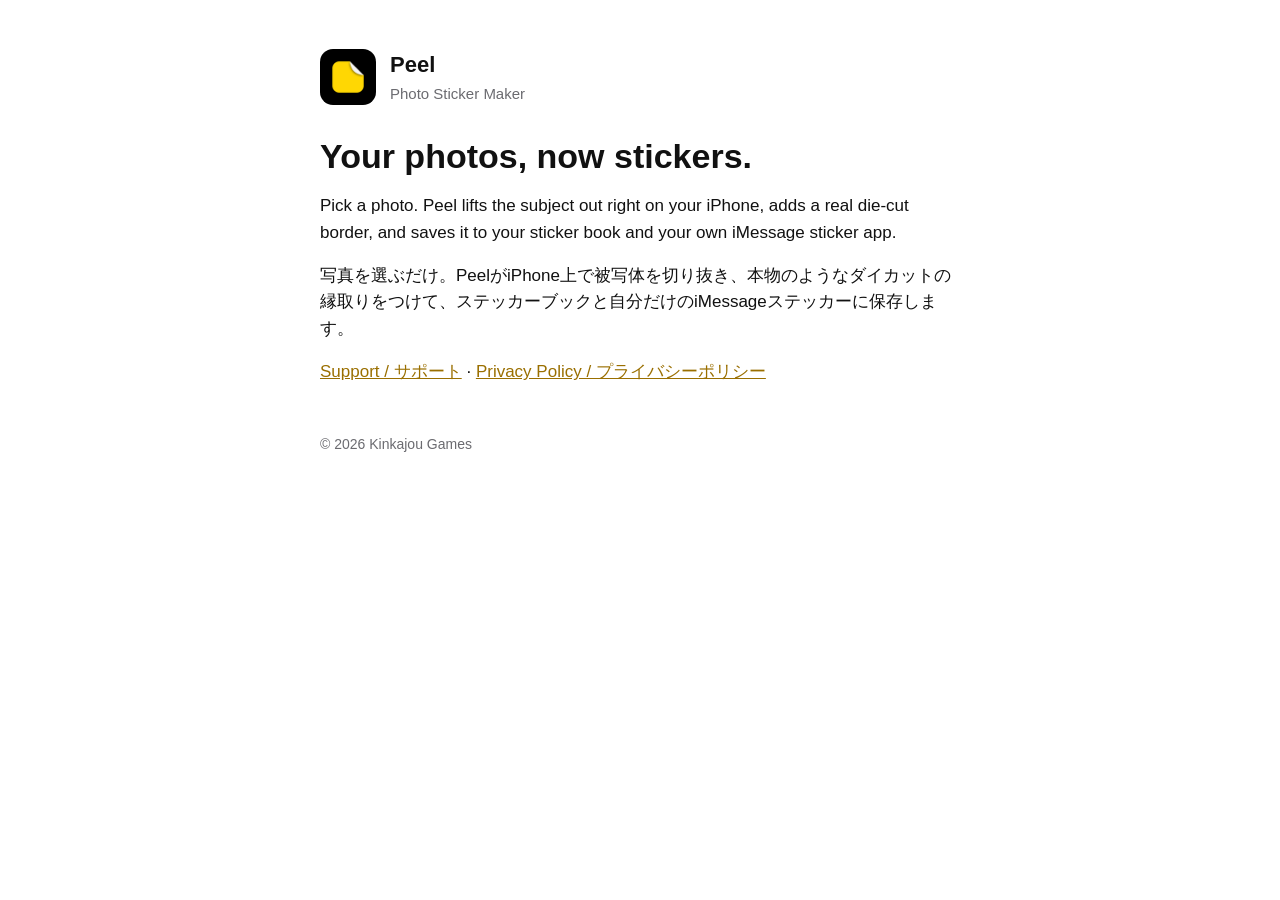
<file: index.html>
<!doctype html>
<html lang="en">
<head>
<meta charset="utf-8">
<meta name="viewport" content="width=device-width, initial-scale=1">
<title>Peel</title>
<meta name="description" content="Peel turns your photos into die-cut stickers for iMessage.">
<link rel="stylesheet" href="style.css">
</head>
<body>
<main>
<header><img src="icon.png" alt=""><div><div class="name">Peel</div><div class="tag">Photo Sticker Maker</div></div></header>
<h1>Your photos, now stickers.</h1>
<p>Pick a photo. Peel lifts the subject out right on your iPhone, adds a real die-cut border, and saves it to your sticker book and your own iMessage sticker app.</p>
<p lang="ja">写真を選ぶだけ。PeelがiPhone上で被写体を切り抜き、本物のようなダイカットの縁取りをつけて、ステッカーブックと自分だけのiMessageステッカーに保存します。</p>
<p><a href="support.html">Support / サポート</a> · <a href="privacy.html">Privacy Policy / プライバシーポリシー</a></p>
<footer>© 2026 Kinkajou Games</footer>
</main>
</body>
</html>
</file>
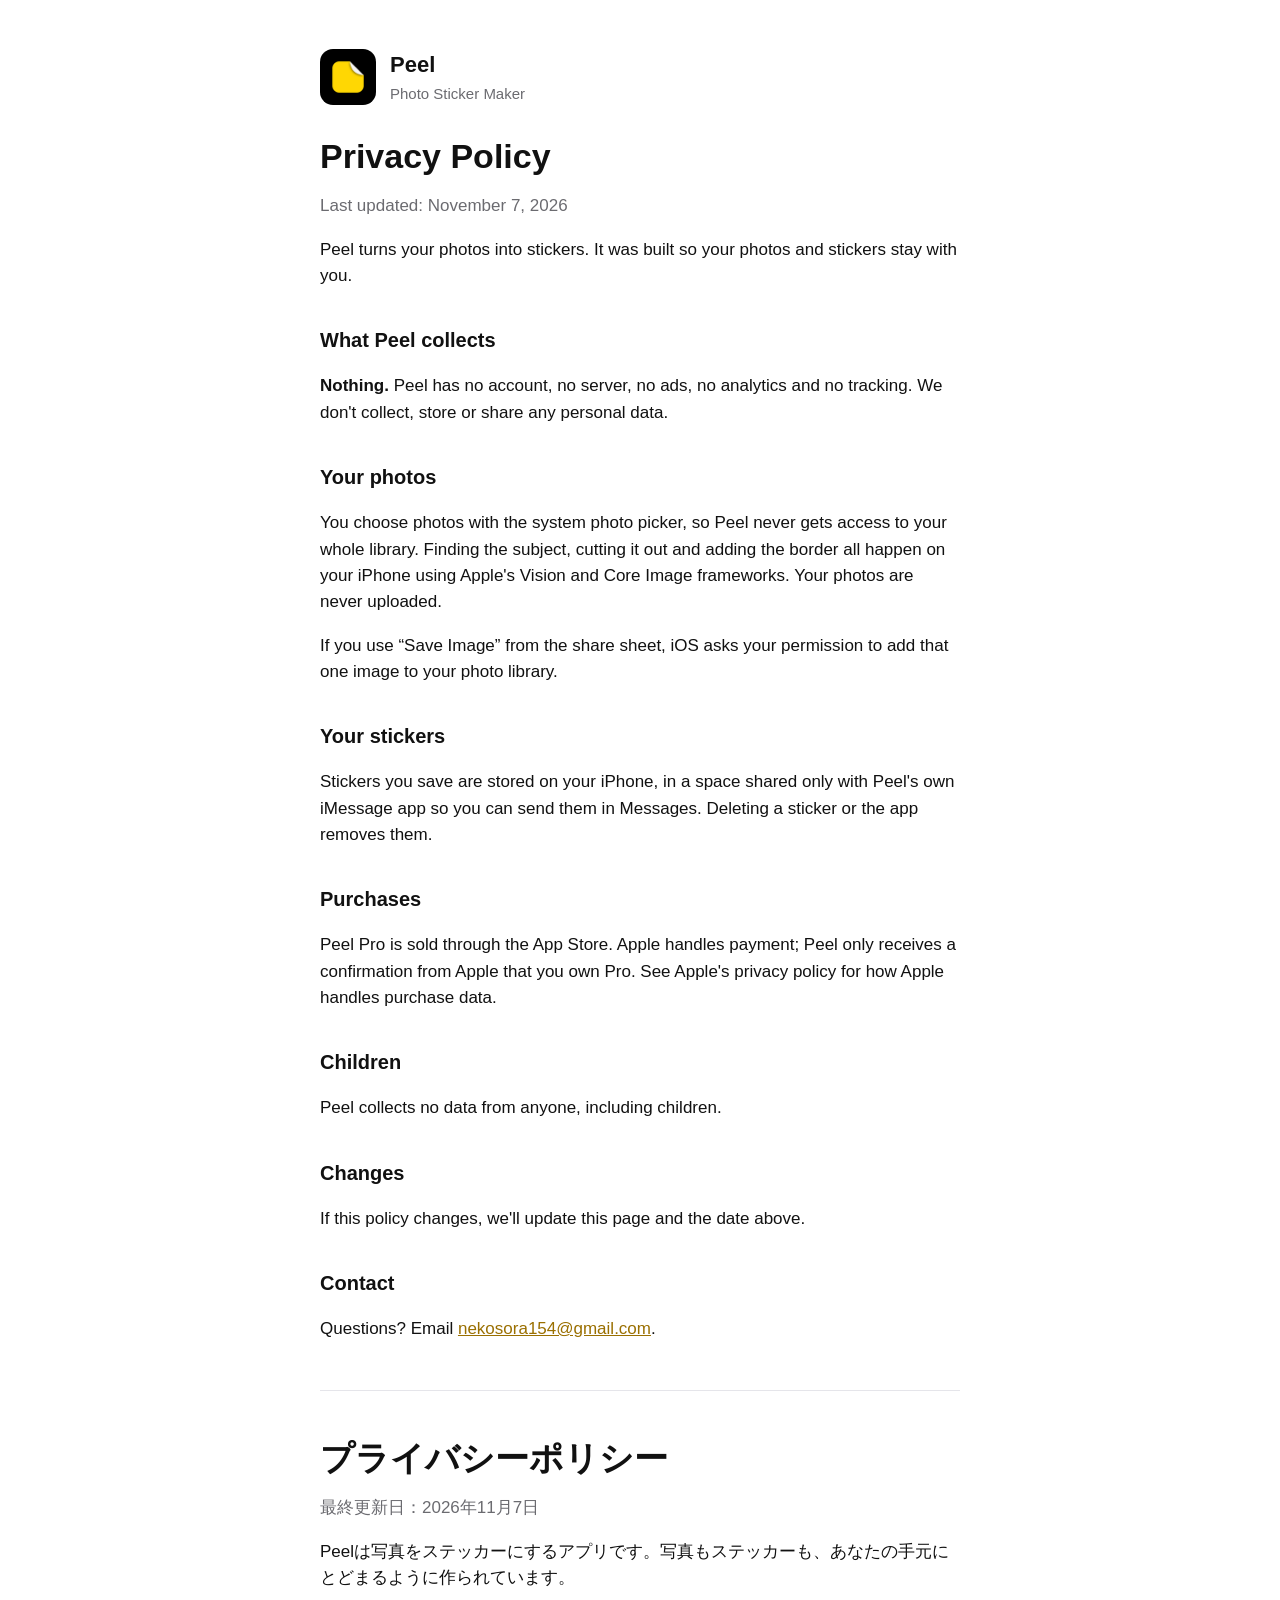
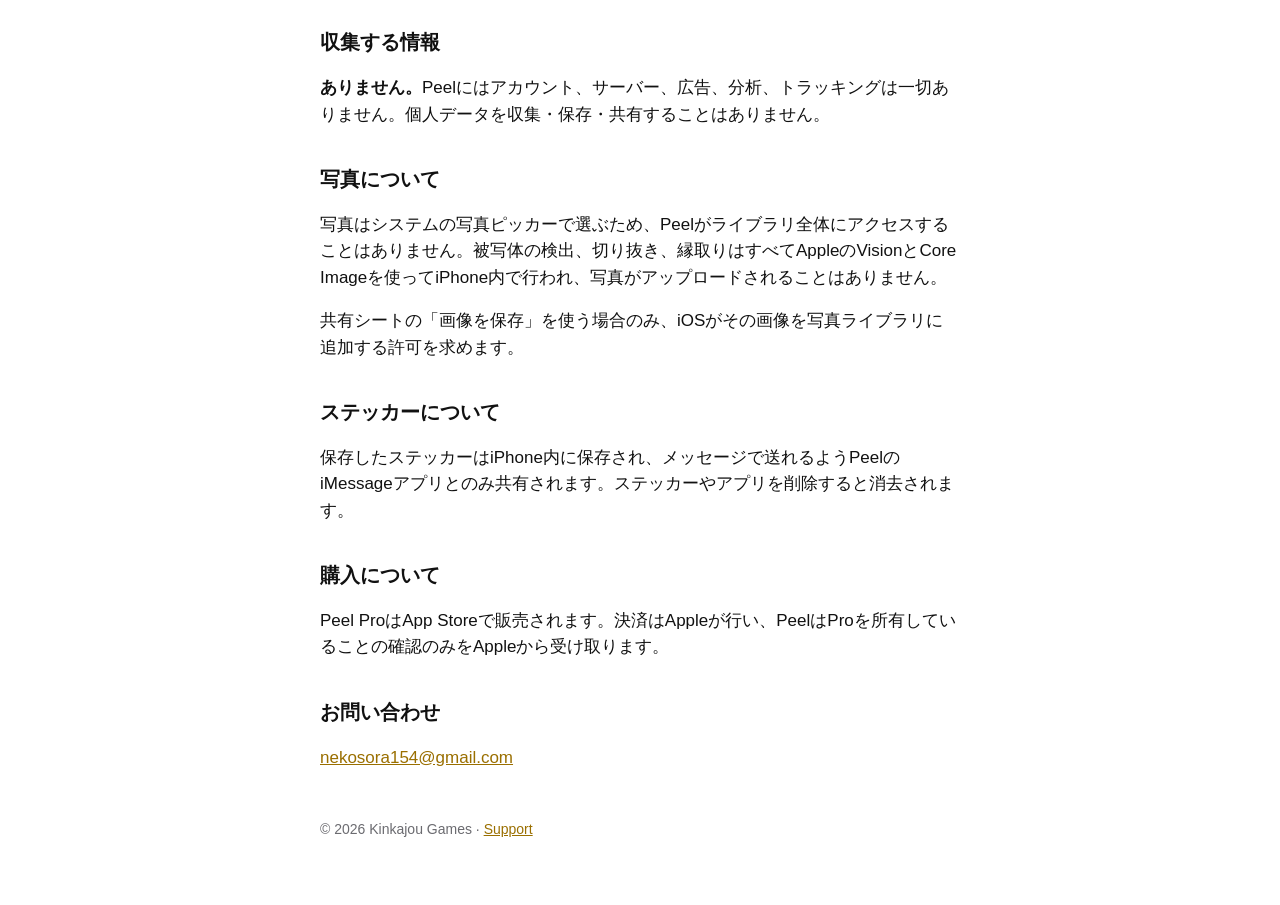
<file: privacy.html>
<!doctype html>
<html lang="en">
<head>
<meta charset="utf-8">
<meta name="viewport" content="width=device-width, initial-scale=1">
<title>Peel Privacy Policy</title>
<link rel="stylesheet" href="style.css">
</head>
<body>
<main>
<header><img src="icon.png" alt=""><div><div class="name">Peel</div><div class="tag">Photo Sticker Maker</div></div></header>
<h1>Privacy Policy</h1>
<p class="sub">Last updated: November 7, 2026</p>
<p>Peel turns your photos into stickers. It was built so your photos and stickers stay with you.</p>
<h2>What Peel collects</h2>
<p><strong>Nothing.</strong> Peel has no account, no server, no ads, no analytics and no tracking. We don't collect, store or share any personal data.</p>
<h2>Your photos</h2>
<p>You choose photos with the system photo picker, so Peel never gets access to your whole library. Finding the subject, cutting it out and adding the border all happen on your iPhone using Apple's Vision and Core Image frameworks. Your photos are never uploaded.</p>
<p>If you use “Save Image” from the share sheet, iOS asks your permission to add that one image to your photo library.</p>
<h2>Your stickers</h2>
<p>Stickers you save are stored on your iPhone, in a space shared only with Peel's own iMessage app so you can send them in Messages. Deleting a sticker or the app removes them.</p>
<h2>Purchases</h2>
<p>Peel Pro is sold through the App Store. Apple handles payment; Peel only receives a confirmation from Apple that you own Pro. See Apple's privacy policy for how Apple handles purchase data.</p>
<h2>Children</h2>
<p>Peel collects no data from anyone, including children.</p>
<h2>Changes</h2>
<p>If this policy changes, we'll update this page and the date above.</p>
<h2>Contact</h2>
<p>Questions? Email <a href="mailto:nekosora154@gmail.com">nekosora154@gmail.com</a>.</p>

<hr>

<h1 lang="ja">プライバシーポリシー</h1>
<p class="sub" lang="ja">最終更新日：2026年11月7日</p>
<div lang="ja">
<p>Peelは写真をステッカーにするアプリです。写真もステッカーも、あなたの手元にとどまるように作られています。</p>
<h2>収集する情報</h2>
<p><strong>ありません。</strong>Peelにはアカウント、サーバー、広告、分析、トラッキングは一切ありません。個人データを収集・保存・共有することはありません。</p>
<h2>写真について</h2>
<p>写真はシステムの写真ピッカーで選ぶため、Peelがライブラリ全体にアクセスすることはありません。被写体の検出、切り抜き、縁取りはすべてAppleのVisionとCore Imageを使ってiPhone内で行われ、写真がアップロードされることはありません。</p>
<p>共有シートの「画像を保存」を使う場合のみ、iOSがその画像を写真ライブラリに追加する許可を求めます。</p>
<h2>ステッカーについて</h2>
<p>保存したステッカーはiPhone内に保存され、メッセージで送れるようPeelのiMessageアプリとのみ共有されます。ステッカーやアプリを削除すると消去されます。</p>
<h2>購入について</h2>
<p>Peel ProはApp Storeで販売されます。決済はAppleが行い、PeelはProを所有していることの確認のみをAppleから受け取ります。</p>
<h2>お問い合わせ</h2>
<p><a href="mailto:nekosora154@gmail.com">nekosora154@gmail.com</a></p>
</div>
<footer>© 2026 Kinkajou Games · <a href="support.html">Support</a></footer>
</main>
</body>
</html>
</file>
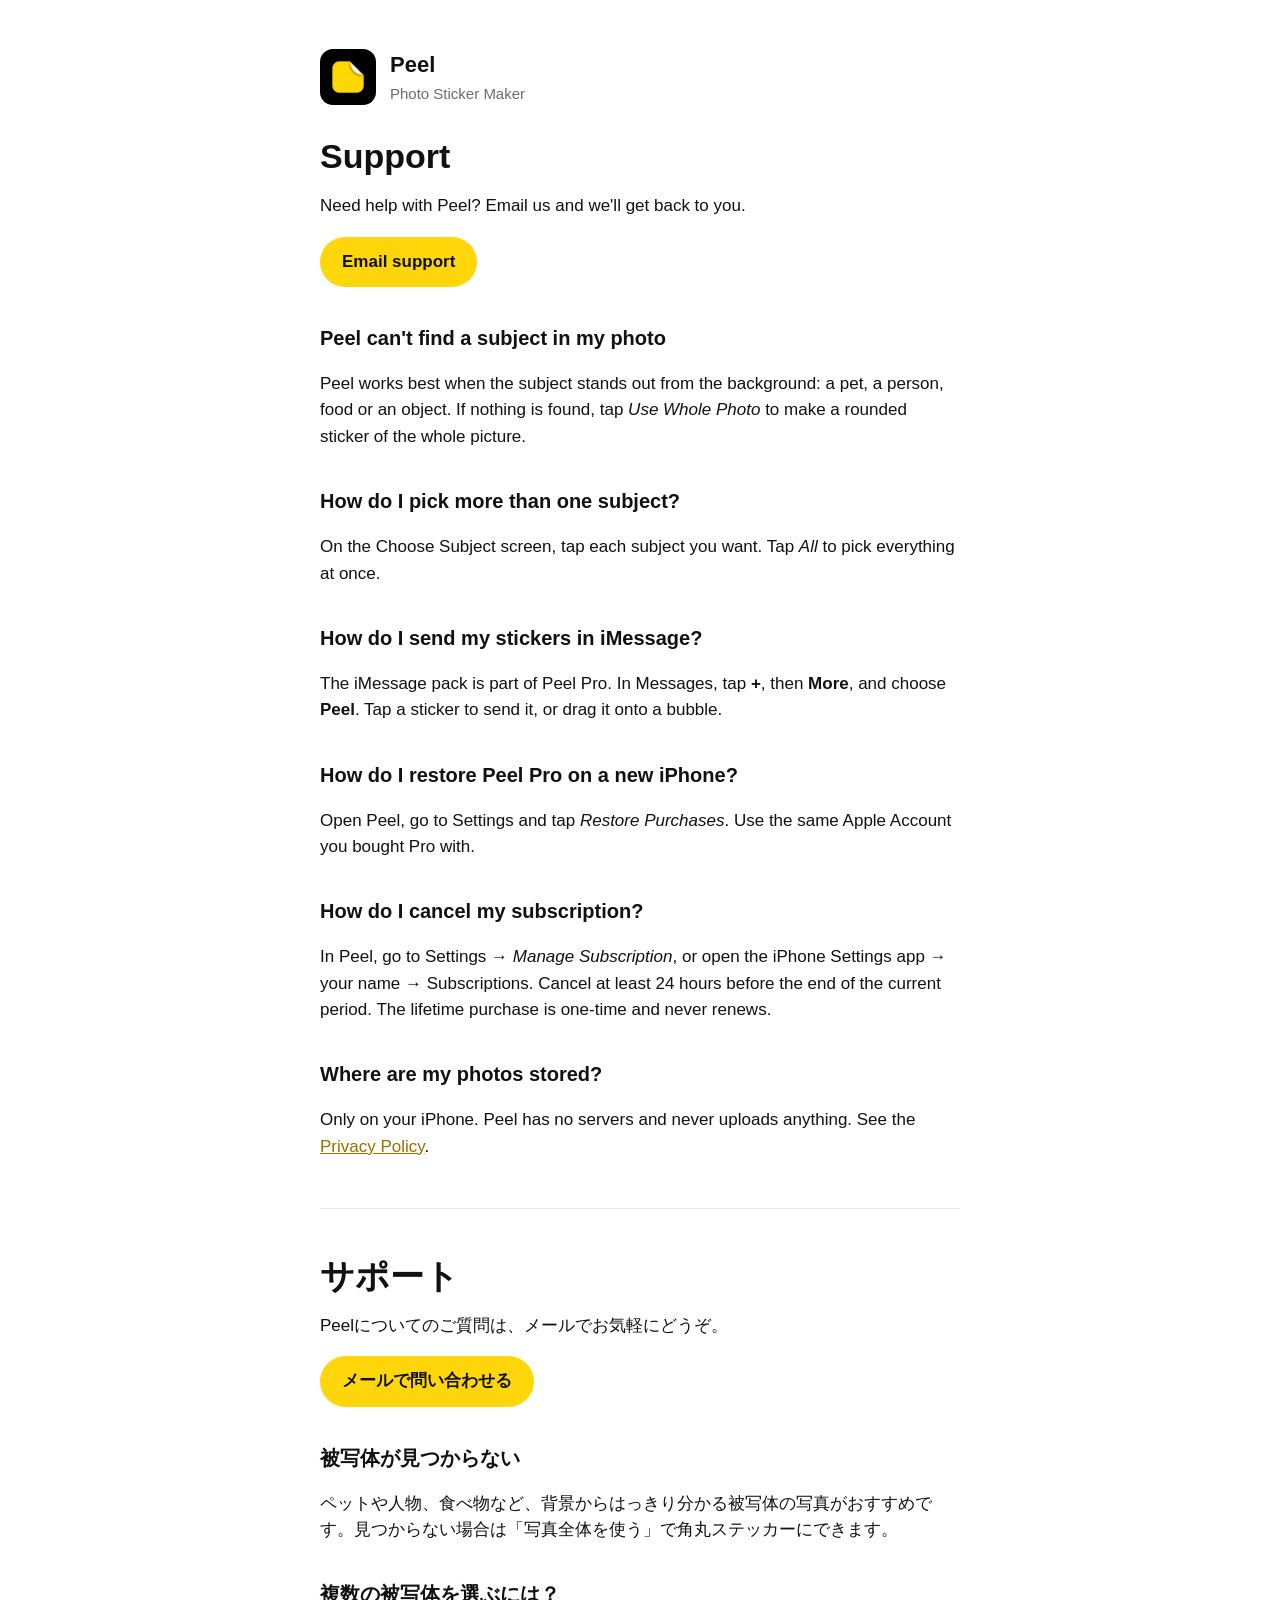
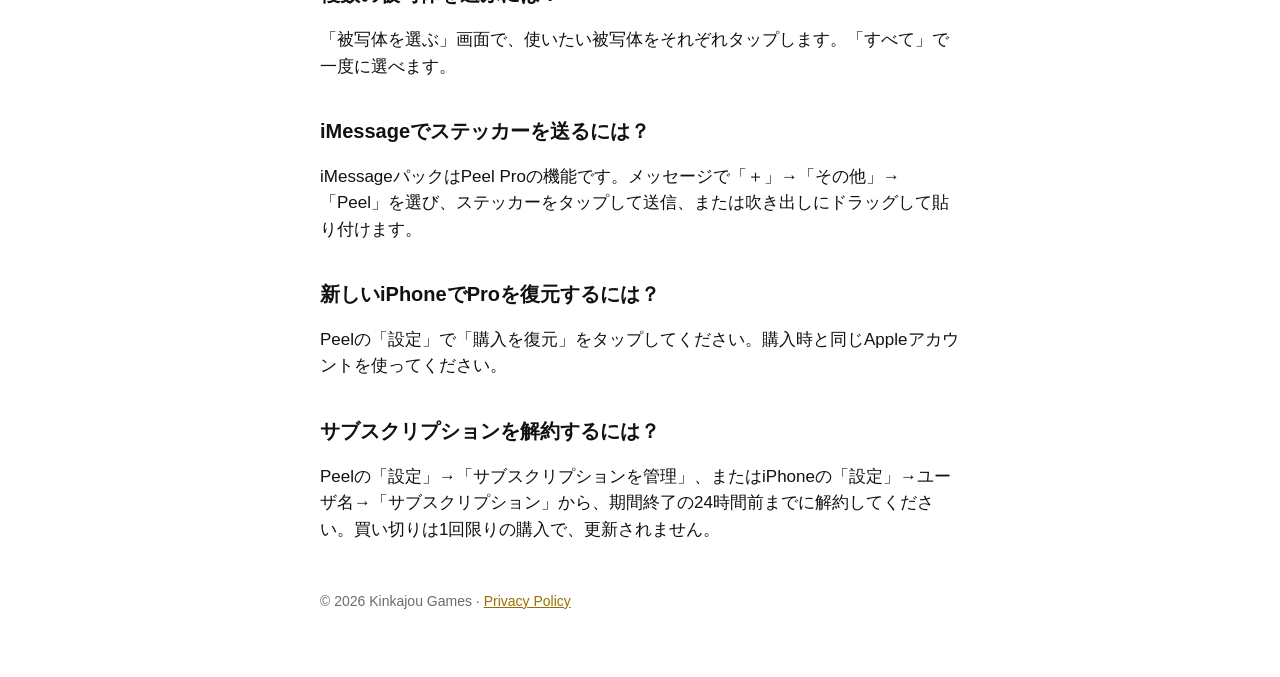
<file: support.html>
<!doctype html>
<html lang="en">
<head>
<meta charset="utf-8">
<meta name="viewport" content="width=device-width, initial-scale=1">
<title>Peel Support</title>
<link rel="stylesheet" href="style.css">
</head>
<body>
<main>
<header><img src="icon.png" alt=""><div><div class="name">Peel</div><div class="tag">Photo Sticker Maker</div></div></header>
<h1>Support</h1>
<p>Need help with Peel? Email us and we'll get back to you.</p>
<p><a class="button" href="mailto:nekosora154@gmail.com?subject=Peel%20support">Email support</a></p>

<h2>Peel can't find a subject in my photo</h2>
<p>Peel works best when the subject stands out from the background: a pet, a person, food or an object. If nothing is found, tap <em>Use Whole Photo</em> to make a rounded sticker of the whole picture.</p>
<h2>How do I pick more than one subject?</h2>
<p>On the Choose Subject screen, tap each subject you want. Tap <em>All</em> to pick everything at once.</p>
<h2>How do I send my stickers in iMessage?</h2>
<p>The iMessage pack is part of Peel Pro. In Messages, tap <strong>+</strong>, then <strong>More</strong>, and choose <strong>Peel</strong>. Tap a sticker to send it, or drag it onto a bubble.</p>
<h2>How do I restore Peel Pro on a new iPhone?</h2>
<p>Open Peel, go to Settings and tap <em>Restore Purchases</em>. Use the same Apple Account you bought Pro with.</p>
<h2>How do I cancel my subscription?</h2>
<p>In Peel, go to Settings → <em>Manage Subscription</em>, or open the iPhone Settings app → your name → Subscriptions. Cancel at least 24 hours before the end of the current period. The lifetime purchase is one-time and never renews.</p>
<h2>Where are my photos stored?</h2>
<p>Only on your iPhone. Peel has no servers and never uploads anything. See the <a href="privacy.html">Privacy Policy</a>.</p>

<hr>

<div lang="ja">
<h1>サポート</h1>
<p>Peelについてのご質問は、メールでお気軽にどうぞ。</p>
<p><a class="button" href="mailto:nekosora154@gmail.com?subject=Peel%20support">メールで問い合わせる</a></p>
<h2>被写体が見つからない</h2>
<p>ペットや人物、食べ物など、背景からはっきり分かる被写体の写真がおすすめです。見つからない場合は「写真全体を使う」で角丸ステッカーにできます。</p>
<h2>複数の被写体を選ぶには？</h2>
<p>「被写体を選ぶ」画面で、使いたい被写体をそれぞれタップします。「すべて」で一度に選べます。</p>
<h2>iMessageでステッカーを送るには？</h2>
<p>iMessageパックはPeel Proの機能です。メッセージで「＋」→「その他」→「Peel」を選び、ステッカーをタップして送信、または吹き出しにドラッグして貼り付けます。</p>
<h2>新しいiPhoneでProを復元するには？</h2>
<p>Peelの「設定」で「購入を復元」をタップしてください。購入時と同じAppleアカウントを使ってください。</p>
<h2>サブスクリプションを解約するには？</h2>
<p>Peelの「設定」→「サブスクリプションを管理」、またはiPhoneの「設定」→ユーザ名→「サブスクリプション」から、期間終了の24時間前までに解約してください。買い切りは1回限りの購入で、更新されません。</p>
</div>
<footer>© 2026 Kinkajou Games · <a href="privacy.html">Privacy Policy</a></footer>
</main>
</body>
</html>
</file>
<file: style.css>
:root { --bg:#fff; --text:#111; --sub:#6b6b70; --line:#e5e5ea; --accent:#9a6f00; --yellow:#ffd60a; }
@media (prefers-color-scheme: dark) { :root { --bg:#000; --text:#f2f2f7; --sub:#98989f; --line:#2c2c2e; --accent:#ffd60a; } }
* { box-sizing: border-box; }
body { margin:0; background:var(--bg); color:var(--text); font:17px/1.55 -apple-system, BlinkMacSystemFont, "Hiragino Sans", "Segoe UI", sans-serif; -webkit-text-size-adjust:100%; }
main { max-width:680px; margin:0 auto; padding:48px 20px 64px; }
header { display:flex; align-items:center; gap:14px; margin-bottom:32px; }
header img { width:56px; height:56px; border-radius:13px; }
header .name { font-weight:700; font-size:22px; }
header .tag { color:var(--sub); font-size:15px; }
h1 { font-size:34px; line-height:1.15; margin:0 0 8px; }
h2 { font-size:20px; margin:36px 0 8px; }
p, li { color:var(--text); }
.sub { color:var(--sub); }
a { color:var(--accent); }
.lang { margin:24px 0 0; font-size:15px; }
hr { border:0; border-top:1px solid var(--line); margin:48px 0; }
.button { display:inline-block; background:var(--yellow); color:#111; font-weight:600; text-decoration:none; padding:12px 22px; border-radius:999px; }
footer { color:var(--sub); font-size:14px; margin-top:48px; }
</file>
